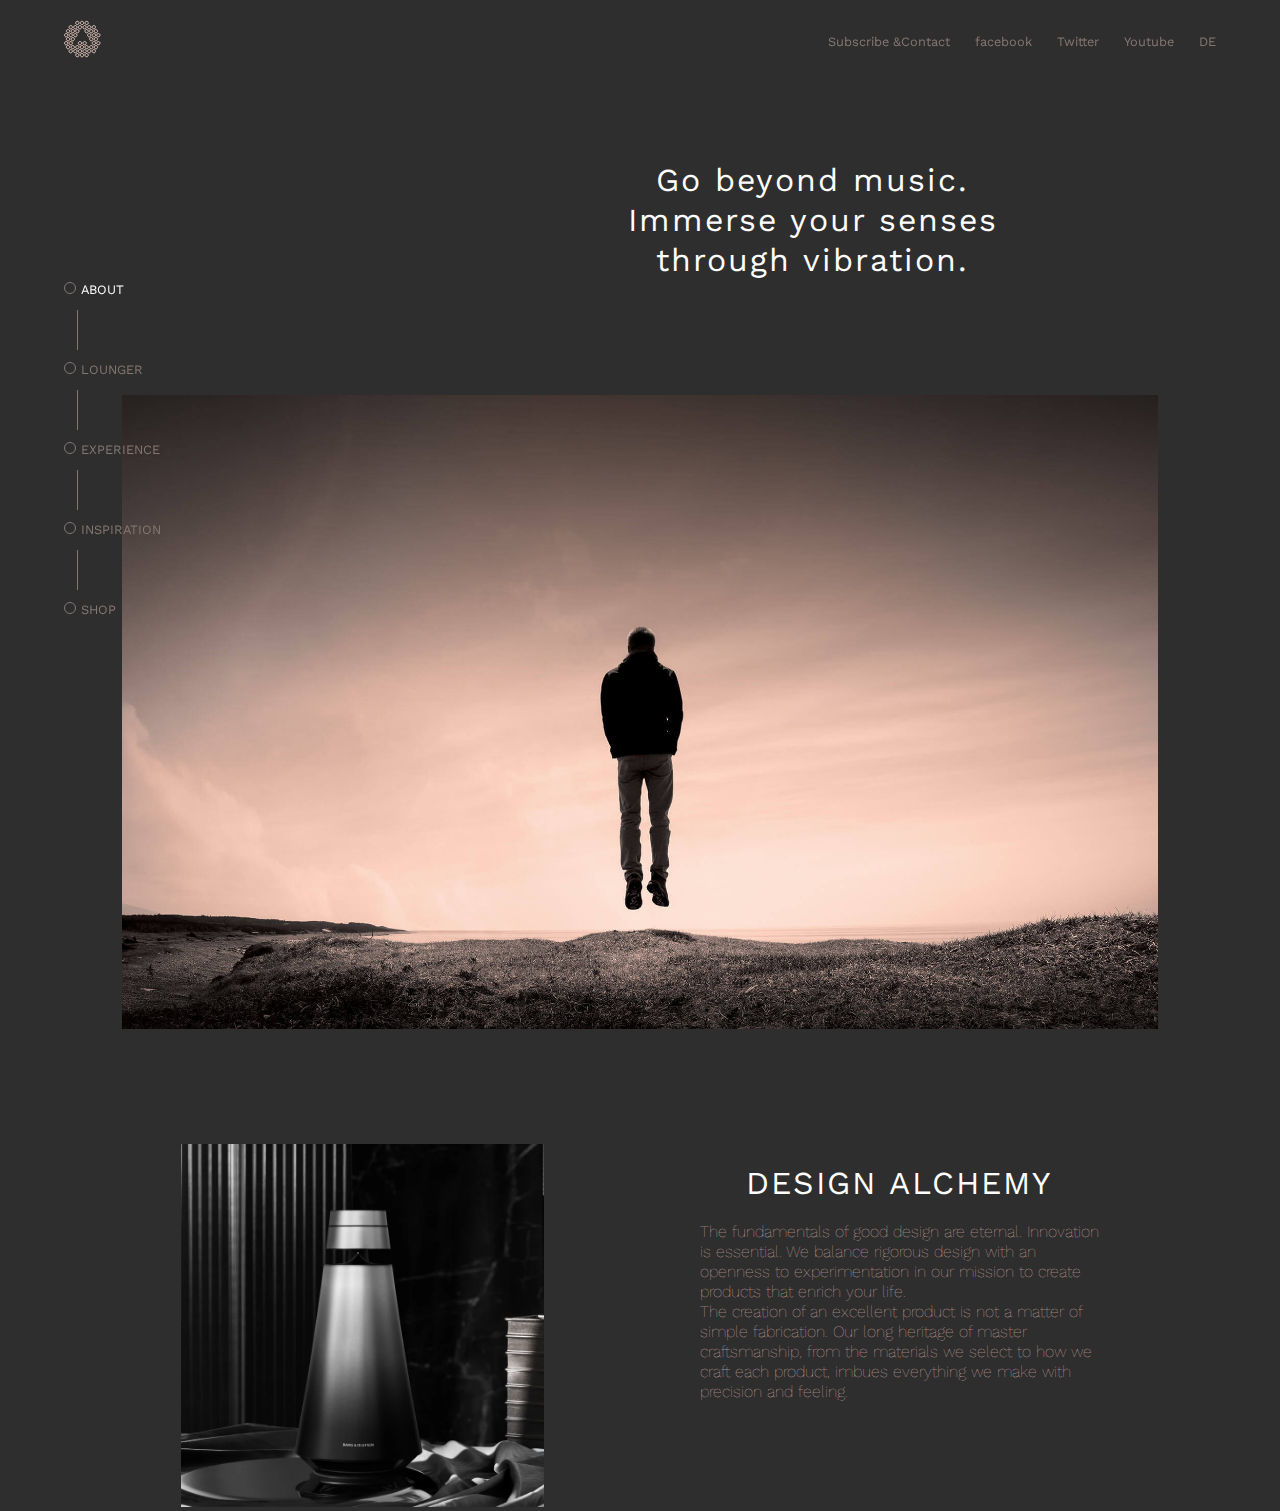
<file: index.html>
<!DOCTYPE html>
<html lang="en">

<head>
    <meta charset="UTF-8">
    <meta name="viewport" content="width=device-width, initial-scale=1.0">
    <link rel="stylesheet" href="assets/css/style.css">
    <link href="https://fonts.googleapis.com/css2?family=Work+Sans:wght@100;400;500&display=swap" rel="stylesheet">
    <title>Headphone-Project</title>
</head>

<body>
    <header>
        <div id="logo"><img src="assets/img/logo.svg" alt=""></div>
        <nav class="nav">
            <a href="assets/html/newsletter.html">Subscribe &Contact</a>
            <a href="https://de.wikipedia.org/wiki/Facebook">facebook</a>
            <a href="https://de.wikipedia.org/wiki/Twitter">Twitter</a>
            <a href="https://de.wikipedia.org/wiki/YouTube">Youtube</a>
            <a href="https://de.wikipedia.org/wiki/DE">DE</a>
        </nav>



    </header>
    <div class="vertical-menu">

        <a class="active" href="index.html"><span class="icon"></span>About<div class="vl"></div> </a>
        <a href="assets/html/lounger.html"><span class="icon"></span>Lounger<div class="vl"></div> </a>
        <a href="assets/html/experience.html"><span class="icon"></span>Experience<div class="vl"></div> </a>
        <a href="assets/html/inspiration.html"><span class="icon"></span>Inspiration<div class="vl"></div> </a>
        <a href="assets/html/shop.html"><span class="icon"></span>Shop</a>
    </div>
    <main>
        <section class="about">
            <h1>Go beyond music. <br> Immerse your senses <br> through vibration.</h1>
            <div><img src="assets/img/section-about-1.jpg" alt=""></div>
        </section>

        <section class="home">

            <div>
                <img src="assets/img/BS1_NYC_Home.webp" alt="">

            </div>
                
        
            <article>
                <h2>DESIGN ALCHEMY </h2>
                <p>The fundamentals of good design are eternal. Innovation <br>
                    is essential. We balance rigorous design with an <br>
                    openness to experimentation in our mission to create <br>
                    products that enrich your life. <br>
                    The creation of an excellent product is not a matter of <br>
                    simple fabrication. Our long heritage of master <br>
                    craftsmanship, from the materials we select to how we <br>
                     craft each product, imbues everything we make
                    with <br>
                    precision and feeling.</p>

            </article>



        </section>

    </main>
</body>

</html>
</file>
<file: assets/css/style.css>
/* Farben: #2e2e2e / #867772 / rgb(234, 204, 194) / #ebccc2 / #fff / rgb(115, 115, 115)  */
*{
    margin: 0;
    padding: 0;
}
html{
    scroll-behavior: smooth;
    font-size: 16px;
}
body{
    width: 100%;
    height: 100vh;
    width: 90%;
    margin: 0;
    font-family: 'Work Sans', sans-serif;
    padding: 5vh 5% 0 5%;
    background:#2e2e2e  ;

}
header{
    display: flex;
    justify-content: space-between;
    align-items: center;
    margin-bottom: 7vh;
    position: fixed;
    top:20px;
    width: 90%;

}
header a{
    text-decoration: none;
    color: #867772 ;
}
header>a{
    font-size: 12px;
   
}
header a:hover{
    text-decoration: underline;
    color: #fff ;
}
nav{
    display: flex;
    justify-content: space-between;
}
nav>a{
    font-size: 0.8rem;
    margin-left: 25px;
}
#logo{
    width: 20%;
    
}
.vertical-menu{
    width: 20%;
    position: fixed;
    top:30%;
    line-height: 40px;
    font-size: 0.8rem;


}
.icon{
    width: 10px;
    height: 10px;
    display: inline-block;
    border: 1px solid #867772 ;
    border-radius: 50%;
    margin-right: 5px;
}
.vl{
    height: 40px;
    border-left: 1px solid #867772 ;
    display:block;
    margin-left: 5%;
}
/* .vertical-menu {
    width: 200px;
  } */
  
.vertical-menu a {
   color:#867772 ;
    display: block;
    font-size: 0.8rem;
    text-decoration: none;
    text-transform: uppercase;
}
.vertical-menu a:hover{
    color :#fff;
    text-decoration: none;
    
    
}
.vertical-menu a.active{
    color: #fff;
}
/* div .vertical-menu{
    display: flex;
    justify-content: left;
} */

h1{
    color:#fff;
    font-size: 2em;
    font-weight: 400;
    line-height: 40px;
    font-family: 'Work Sans', sans-serif;
    justify-content: center;
    margin:10% 0 0 30%;
    letter-spacing: 2px;
    top: 20%;
    left: 40%;

}
section .about{
    width: 90%;
    height: 100vh;
}
/* section .sc_about div{
    /* width: 90%;
    top:40%; */

    /* background:url(../img/section-about-1.jpg) center/cover no-repeat; */
.about div img{
    width: 90%;
    display: flex;
    justify-content: center;
    margin:10% auto;
}



.home{
    width: 90%;
    display:flex;
    justify-content: center;
    margin: 5% auto;
}
.home img{
    width: 70%;
    /* display: flex; */
}
.home div{
    width: 50%;
}
  

   
.home h2{
    color:#fff;
    font-weight: 400;
    margin-bottom: 20px;
    text-align: left;


}
.home p{
    color:#ebccc2 ;
    font-weight: 100;
    line-height:20px ;
    text-align: left;
}
.lounger{
    /* width: 100vw;
    height: 100vh; */
   display:flex;
   justify-content: center;
   align-items: center;
   /* align-items: center; */
}
.lounger div{
    width: 100%;
    margin-right: 0;
}
.lounger div img{
    width: 70%;
    height: 100%;
    /* display: flex;
    justify-content: left;
    align-items: center; */
  
}
.lounger article{
    margin: 20px 20px;
} 
 h2{
    color:#fff ;
    letter-spacing: 2px;
    font-weight: 400;
    margin: 20px auto;
    text-align: left;
}
p{
    color:#ebccc2;
    font-size: 16px;
    font-weight: 100;
    line-height: 30px;
    text-align: left;
    
}
.experience{
    margin: 0;
    padding: 0;
    /* width: 100vw;
    height: 100vh; */
   display: flex;
   justify-content: space-between;
}
.experience img{
    width: 60vw;
    /* height: 100%; */
    display: flex;
   justify-content: start;
  
}
.experience article{
    margin: 10% 20px;
}
 h2{
    color:#fff ;
    font-size: 2em;
    letter-spacing: 2px;
    font-weight: 400;
    margin: 20px auto;
}
p{
    color:#ebccc2;
    font-size: 16px;
    font-weight: 100;
    line-height: 30px;
}
/* .shop{
    margin: 0;
    padding: 0;
    width: 100vw;
    height: 100vh;
   display: flex;
   justify-content: center;
   align-items: center;

}
.shop img{
    margin: 0;
    padding: 0;
        width:60%;
        height: 90%;
        /* height: 100%; */
/* }
article{
    margin: 0;
    padding: 0;
    display:block;
    text-align: center;
}  */
.inspiration video{
    width: 70%;
    display: block;
    margin:5% 10% 5% 30%;

}
.small{
    width: 100%;
}
.small .sound,h1,h2,p{
    display: flex;
    justify-content: center;
    align-items: center;
    text-align: center;
    /* justify-content: center;
    align-items: center; */

}
.small h1{
    font-size: 16px;
    margin: 0;
    padding: 0;
}
.small h2{
    margin: 0;
    padding: 0;
    font-size: 2em;
    text-align: left;
}
.small a{
    color: #fff;
    display: inline;
    text-decoration: none;
    font-size: 12px;
    border: 2px solid rgb(115, 115, 115) ;
    border-radius: 3px;
    padding: 3px 3px;
    margin-right: 3px;
    /* margin-left: 20%; */
}
.big{
    width: 100%;
     /* margin: 10% auto; */
   
}    
/* .box img{
    width: 40%;


}
.big article{
    display: block;
    justify-content: center;
    align-items: center;
    text-align: left;

} 
.box  h1{
    font-size: 16px;
    text-align: left;
    display: inline;
}
.box{
    display: flex;
    justify-content: center;
    align-items: center;
}
.box h2{
    text-align: left;
    margin: 0;
    padding: 0;
} */

.box{
    width: 90%;
    display:flex;
    justify-content: center;
    margin: 10% auto;
}
.box img{
    width: 70%;
    /* display: flex; */
}
.box div{
    width: 50%;
}
.box h1{
    font-size:20px ;
    margin: 0;
    padding: 0;
    text-align: left;
}  

   
.box h2{
    color:#fff;
    font-weight: 400;
    margin-bottom: 20px;
    text-align: left;


}
.box p{
    color:#ebccc2 ;
    font-weight: 100;
    line-height:20px ;
    text-align: left;
    line-height: 30px;

}
.box2{
    width: 90%;
    display:flex;
    justify-content: center;
    margin: 5% auto;
}
.box2 img{
    width: 70%;
    margin: 0;
    padding: 0;
    /* display: flex; */
}
.box2 div{
    width: 50%;
}
.box2 h1{
    font-size:20px ;
    margin: 0;
    padding: 0;
    text-align: left;
}  

   
.box2 h2{
    color:#fff;
    font-weight: 400;
    margin-bottom: 20px;
    text-align: left;


}
.shop div img{
    width: 100%;
}
.shop{
    display: flex;
}
.shop h1{
    margin: 0;
    padding: 0;
    font-size: 20px;
    text-align: center;
}
.shop  h2{
    font-size: 16px;
    font-weight: 100;
    text-align: center;
}
.shop a{
    color: rgb(115, 115, 115) ;
    text-decoration: none;
    background: #ebccc2 ;
    width: 50px;
    text-align: center;
    padding: 5px 5px;
    margin-left: 45%;
}
/* .big article{
    display: block;
    justify-content: center;
    align-items: center;
    text-align: left;

} */

/* .shop{
    display:grid;
    grid-template-columns:1fr 1fr;
    grid-template-rows: 40vh 40vh 20vh;
   
}
.composition{
    grid-column: 1/-1;
    grid-row: 1/3;
    
    /* margin: 5% auto; */

/* .shop img{
    width: 50%;
    /* display: flex; */
/* } */ 
/* .h_phones{
    background: url(../img/h9-argilla-bright-hero-1000x1000.webp)right/contain no-repeat;
    display: grid;
    grid-column: 1/-1;
}     */

/* }
.shop div img{
    margin: 0;
    padding: 0;
    width: 50vw;
}
.shop h1{
    color: #fff;
    font-size: 30px;
    text-align: center;
}
  

   
.shop h2{
    color:ebccc2# ;
    font-weight: 100;
   font-size:20px ;
    text-align: center;


}
.shop p{
    color:#ebccc2 ;
    font-weight: 100;
    line-height:20px ;
    text-align: left;
} */

.newsletter{
    top: 20%;
   display: inline-block;
    justify-content: left;
    align-items: left;
}
.newsletter p{
    margin: 5% auto;
    text-align: left;
}
.fa {
   color: #fff;

}
.abo{
    color: #fff;
    text-decoration: none;
    border: 1px solid #fff;
    padding: 5px 5px;
    border-radius: 2px;
    margin-top: 5%;
}
/* h4{
    color: rgb(250, 250, 250);
    font-size: 20px;
    text-align: center;
    margin:0 auto;
}
p{
    font-size: 20px;
    line-height: 30px;
    text-align: center;
} */
/* div a{
    color: rgb(250, 250, 250);
    text-decoration: none;
   
    width: 30%;
    padding: 5px 5px;
    display: flex;
    justify-content: center;
    align-items: center;
    margin-left: 30%;
} */
@media only screen and (max-width:320px){
    html{
        font-size: 18px;
    }
    body{
        padding:5vh 5% 0 5% ;
        width: 90%;
    }
    header>a{
        font-size: 1rem;
    }
    nav{
        display: none;
    }
}
</file>
